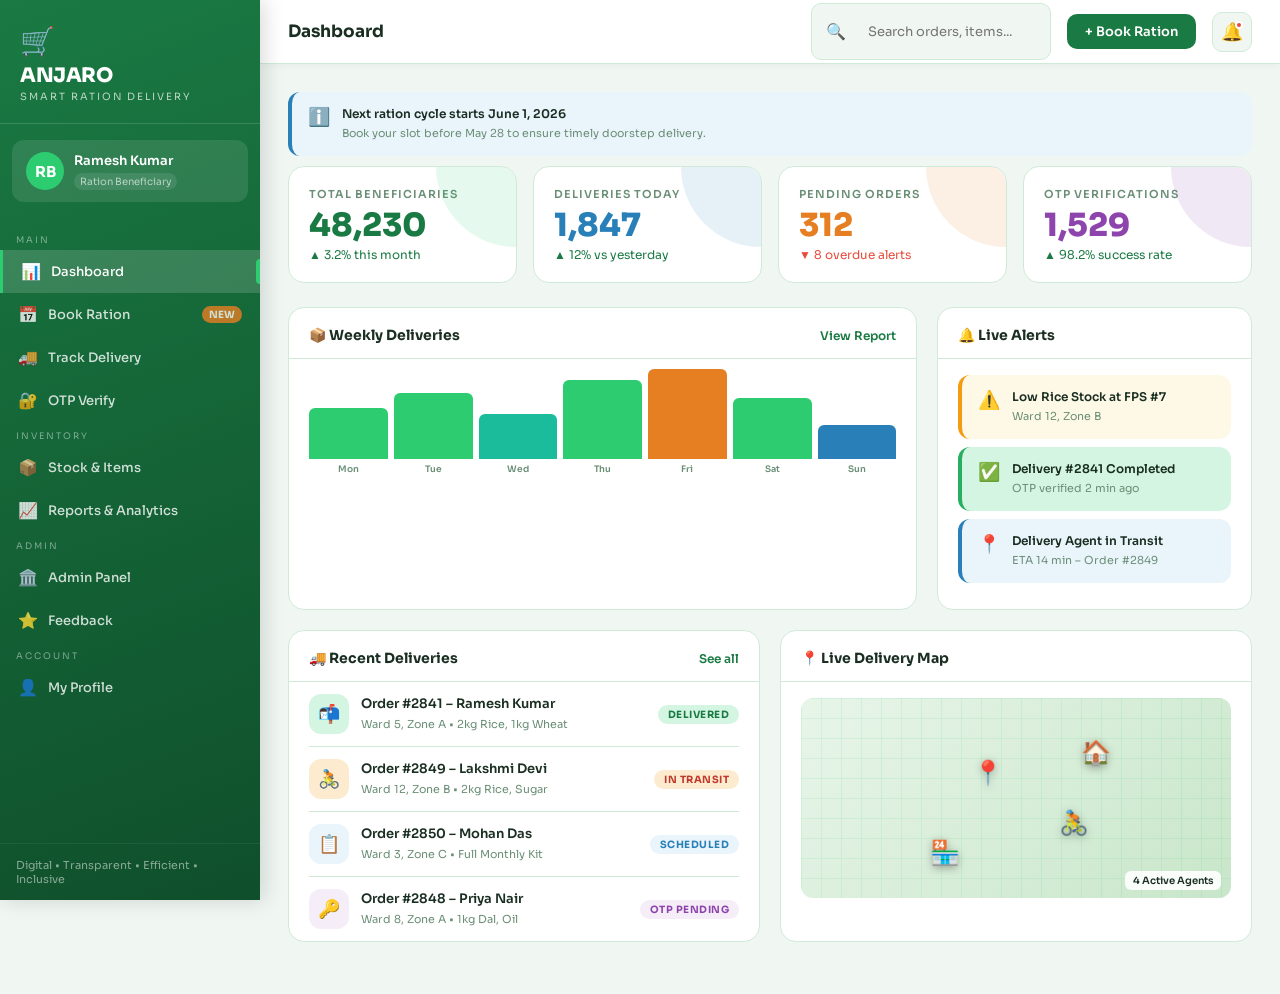
<file: original_anjaro.html>
<!DOCTYPE html>
<html lang="en">
<head>
<meta charset="UTF-8">
<meta name="viewport" content="width=device-width, initial-scale=1.0">
<title>ANJARO – Smart Ration Delivery System</title>
<link href="https://fonts.googleapis.com/css2?family=Sora:wght@300;400;500;600;700;800&family=JetBrains+Mono:wght@400;500&display=swap" rel="stylesheet">
<style>
  :root {
    --green: #2ecc71;
    --green-dark: #1a7a43;
    --green-light: #d4f5e2;
    --teal: #1abc9c;
    --orange: #e67e22;
    --orange-light: #fdebd0;
    --blue: #2980b9;
    --purple: #8e44ad;
    --red: #e74c3c;
    --bg: #f0f7f2;
    --surface: #ffffff;
    --surface2: #f8fdf9;
    --border: #d0ead8;
    --text: #1a2e22;
    --muted: #6b8f76;
    --sidebar-w: 260px;
  }

  * { margin: 0; padding: 0; box-sizing: border-box; }

  body {
    font-family: 'Sora', sans-serif;
    background: var(--bg);
    color: var(--text);
    display: flex;
    min-height: 100vh;
    overflow-x: hidden;
  }

  /* ── SIDEBAR ── */
  .sidebar {
    width: var(--sidebar-w);
    background: linear-gradient(160deg, #1a7a43 0%, #0f4f2b 100%);
    color: #fff;
    display: flex;
    flex-direction: column;
    position: fixed;
    top: 0; left: 0; bottom: 0;
    z-index: 100;
    box-shadow: 4px 0 20px rgba(0,0,0,0.15);
  }

  .logo {
    padding: 24px 20px 20px;
    border-bottom: 1px solid rgba(255,255,255,0.15);
  }
  .logo-icon { font-size: 28px; }
  .logo h1 { font-size: 20px; font-weight: 800; letter-spacing: -0.5px; margin-top: 4px; }
  .logo p { font-size: 10px; opacity: 0.7; letter-spacing: 2px; text-transform: uppercase; margin-top: 2px; }

  .user-card {
    margin: 16px 12px;
    background: rgba(255,255,255,0.1);
    border-radius: 12px;
    padding: 12px 14px;
    display: flex;
    align-items: center;
    gap: 10px;
    cursor: pointer;
    transition: background 0.2s;
  }
  .user-card:hover { background: rgba(255,255,255,0.18); }
  .avatar {
    width: 38px; height: 38px;
    background: var(--green);
    border-radius: 50%;
    display: grid; place-items: center;
    font-weight: 700; font-size: 15px;
  }
  .user-info p { font-size: 13px; font-weight: 600; }
  .user-info span { font-size: 10px; opacity: 0.65; background: rgba(255,255,255,0.15); padding: 2px 6px; border-radius: 20px; }

  nav { flex: 1; padding: 8px 0; overflow-y: auto; }
  .nav-section { padding: 8px 16px 4px; font-size: 9px; letter-spacing: 2px; opacity: 0.45; text-transform: uppercase; }
  .nav-item {
    display: flex; align-items: center; gap: 10px;
    padding: 11px 18px;
    font-size: 13px; font-weight: 500;
    cursor: pointer;
    border-radius: 0;
    transition: all 0.2s;
    position: relative;
    opacity: 0.8;
  }
  .nav-item:hover { background: rgba(255,255,255,0.1); opacity: 1; }
  .nav-item.active {
    background: rgba(255,255,255,0.15);
    opacity: 1;
    border-left: 3px solid var(--green);
  }
  .nav-item.active::after {
    content: '';
    position: absolute; right: 0; top: 50%; transform: translateY(-50%);
    width: 4px; height: 60%; background: var(--green);
    border-radius: 4px 0 0 4px;
  }
  .nav-icon { width: 20px; font-size: 16px; }
  .badge {
    margin-left: auto; background: var(--orange);
    color: #fff; font-size: 10px; font-weight: 700;
    padding: 2px 7px; border-radius: 20px;
  }

  .sidebar-footer {
    padding: 14px 16px;
    border-top: 1px solid rgba(255,255,255,0.12);
    font-size: 11px; opacity: 0.5;
  }

  /* ── MAIN ── */
  .main {
    margin-left: var(--sidebar-w);
    flex: 1;
    display: flex;
    flex-direction: column;
    min-height: 100vh;
  }

  .topbar {
    background: var(--surface);
    padding: 0 28px;
    height: 64px;
    display: flex; align-items: center; gap: 16px;
    border-bottom: 1px solid var(--border);
    position: sticky; top: 0; z-index: 50;
    box-shadow: 0 2px 8px rgba(0,0,0,0.04);
  }
  .topbar h2 { font-size: 17px; font-weight: 700; flex: 1; }
  .search-bar {
    display: flex; align-items: center; gap: 8px;
    background: var(--bg); border: 1px solid var(--border);
    border-radius: 10px; padding: 8px 14px; width: 240px;
  }
  .search-bar input { border: none; background: transparent; font-family: 'Sora', sans-serif; font-size: 13px; outline: none; width: 100%; }
  .btn {
    display: inline-flex; align-items: center; gap: 6px;
    padding: 9px 18px; border-radius: 10px;
    font-family: 'Sora', sans-serif; font-size: 13px; font-weight: 600;
    cursor: pointer; border: none; transition: all 0.2s;
  }
  .btn-primary { background: var(--green-dark); color: #fff; }
  .btn-primary:hover { background: #155c34; transform: translateY(-1px); box-shadow: 0 4px 12px rgba(26,122,67,0.3); }
  .btn-outline { background: transparent; color: var(--text); border: 1.5px solid var(--border); }
  .btn-outline:hover { border-color: var(--green-dark); color: var(--green-dark); }
  .notif-btn {
    width: 40px; height: 40px; border-radius: 10px;
    background: var(--bg); border: 1px solid var(--border);
    display: grid; place-items: center; cursor: pointer; font-size: 18px; position: relative;
  }
  .notif-dot {
    position: absolute; top: 8px; right: 8px;
    width: 8px; height: 8px; background: var(--red); border-radius: 50%; border: 2px solid #fff;
  }

  /* ── PAGE CONTENT ── */
  .page { display: none; padding: 28px; animation: fadeIn 0.3s ease; }
  .page.active { display: block; }
  @keyframes fadeIn { from { opacity:0; transform:translateY(8px);} to {opacity:1;transform:translateY(0);} }

  /* ── DASHBOARD ── */
  .stats-grid {
    display: grid;
    grid-template-columns: repeat(4, 1fr);
    gap: 16px; margin-bottom: 24px;
  }
  .stat-card {
    background: var(--surface);
    border-radius: 16px;
    padding: 20px;
    border: 1px solid var(--border);
    position: relative; overflow: hidden;
    transition: transform 0.2s, box-shadow 0.2s;
  }
  .stat-card:hover { transform: translateY(-3px); box-shadow: 0 8px 24px rgba(0,0,0,0.08); }
  .stat-card .accent {
    position: absolute; top: 0; right: 0;
    width: 80px; height: 80px;
    border-radius: 0 16px 0 80px;
    opacity: 0.12;
  }
  .stat-label { font-size: 11px; font-weight: 600; letter-spacing: 1px; text-transform: uppercase; color: var(--muted); margin-bottom: 8px; }
  .stat-value { font-size: 32px; font-weight: 800; line-height: 1; }
  .stat-change { font-size: 12px; margin-top: 6px; }
  .up { color: var(--green-dark); } .down { color: var(--red); }

  .grid-2 { display: grid; grid-template-columns: 1fr 1fr; gap: 20px; margin-bottom: 24px; }
  .grid-3 { display: grid; grid-template-columns: 2fr 1fr; gap: 20px; }

  .card {
    background: var(--surface);
    border-radius: 16px;
    border: 1px solid var(--border);
    overflow: hidden;
  }
  .card-header {
    padding: 18px 20px 14px;
    display: flex; align-items: center; gap: 10px;
    border-bottom: 1px solid var(--border);
  }
  .card-header h3 { font-size: 14px; font-weight: 700; flex: 1; }
  .card-header .see-all { font-size: 12px; color: var(--green-dark); cursor: pointer; font-weight: 600; }
  .card-body { padding: 16px 20px; }

  /* Chart bars */
  .chart-bars { display: flex; align-items: flex-end; gap: 6px; height: 100px; padding-top: 8px; }
  .bar-group { flex: 1; display: flex; flex-direction: column; align-items: center; gap: 4px; }
  .bar {
    width: 100%; border-radius: 6px 6px 0 0;
    transition: height 0.6s cubic-bezier(0.34,1.56,0.64,1);
    cursor: pointer; position: relative;
  }
  .bar:hover::after {
    content: attr(data-val);
    position: absolute; top: -22px; left: 50%; transform: translateX(-50%);
    background: var(--text); color: #fff; font-size: 10px; padding: 2px 6px; border-radius: 4px;
    white-space: nowrap;
  }
  .bar-label { font-size: 9px; color: var(--muted); font-weight: 600; }

  /* Delivery list */
  .delivery-item {
    display: flex; align-items: center; gap: 12px;
    padding: 12px 0; border-bottom: 1px solid var(--border);
  }
  .delivery-item:last-child { border-bottom: none; }
  .d-icon {
    width: 40px; height: 40px; border-radius: 12px;
    display: grid; place-items: center; font-size: 18px; flex-shrink: 0;
  }
  .d-info { flex: 1; }
  .d-info strong { font-size: 13px; font-weight: 600; display: block; }
  .d-info span { font-size: 11px; color: var(--muted); }
  .status-pill {
    font-size: 10px; font-weight: 700; padding: 3px 10px; border-radius: 20px;
    letter-spacing: 0.5px; text-transform: uppercase;
  }
  .s-delivered { background: #d4f5e2; color: #1a7a43; }
  .s-progress { background: #fdebd0; color: #c0392b; }
  .s-pending { background: #eaf4fb; color: #2980b9; }
  .s-otp { background: #f5eef8; color: #8e44ad; }

  /* Map placeholder */
  .map-box {
    height: 200px;
    background: linear-gradient(135deg, #e8f5e9, #c8e6c9);
    border-radius: 12px;
    display: grid; place-items: center;
    position: relative; overflow: hidden;
  }
  .map-grid {
    position: absolute; inset: 0;
    background-image: linear-gradient(rgba(46,204,113,0.1) 1px, transparent 1px),
                      linear-gradient(90deg, rgba(46,204,113,0.1) 1px, transparent 1px);
    background-size: 20px 20px;
  }
  .map-pin {
    position: absolute; font-size: 24px; cursor: pointer;
    animation: bounce 1.5s ease-in-out infinite;
    filter: drop-shadow(0 2px 4px rgba(0,0,0,0.3));
  }
  @keyframes bounce { 0%,100%{transform:translateY(0)} 50%{transform:translateY(-6px)} }

  /* Alerts */
  .alert {
    display: flex; align-items: flex-start; gap: 12px;
    padding: 14px 16px; border-radius: 12px; margin-bottom: 10px;
    border-left: 4px solid;
  }
  .alert-warn { background: #fef9e7; border-color: #f39c12; }
  .alert-info { background: #eaf4fb; border-color: #2980b9; }
  .alert-success { background: #d4f5e2; border-color: #27ae60; }
  .alert-icon { font-size: 18px; }
  .alert-text p { font-size: 12px; font-weight: 600; }
  .alert-text span { font-size: 11px; color: var(--muted); }

  /* ── BOOKING FORM ── */
  .form-grid { display: grid; grid-template-columns: 1fr 1fr; gap: 16px; }
  .form-group { margin-bottom: 16px; }
  .form-group.full { grid-column: 1/-1; }
  label { font-size: 12px; font-weight: 600; color: var(--muted); display: block; margin-bottom: 6px; text-transform: uppercase; letter-spacing: 0.8px; }
  input, select, textarea {
    width: 100%; padding: 11px 14px;
    background: var(--bg); border: 1.5px solid var(--border);
    border-radius: 10px; font-family: 'Sora', sans-serif; font-size: 13px;
    color: var(--text); outline: none; transition: border-color 0.2s;
  }
  input:focus, select:focus, textarea:focus { border-color: var(--green-dark); background: var(--surface); }

  .slot-grid { display: grid; grid-template-columns: repeat(4, 1fr); gap: 10px; margin-top: 8px; }
  .slot-card {
    border: 2px solid var(--border); border-radius: 12px;
    padding: 12px 8px; text-align: center; cursor: pointer;
    transition: all 0.2s;
  }
  .slot-card:hover { border-color: var(--green); }
  .slot-card.selected { border-color: var(--green-dark); background: var(--green-light); }
  .slot-card .slot-time { font-size: 12px; font-weight: 700; color: var(--text); }
  .slot-card .slot-avail { font-size: 10px; color: var(--muted); margin-top: 2px; }
  .slot-card .slot-avail.low { color: var(--orange); }

  /* ── INVENTORY TABLE ── */
  table { width: 100%; border-collapse: collapse; }
  thead th {
    padding: 12px 16px; text-align: left;
    font-size: 11px; font-weight: 700; text-transform: uppercase;
    letter-spacing: 1px; color: var(--muted);
    background: var(--surface2); border-bottom: 2px solid var(--border);
  }
  tbody td { padding: 13px 16px; font-size: 13px; border-bottom: 1px solid var(--border); }
  tbody tr:hover { background: var(--surface2); }
  tbody tr:last-child td { border-bottom: none; }

  .stock-bar { height: 6px; background: var(--border); border-radius: 20px; overflow: hidden; width: 120px; }
  .stock-fill { height: 100%; border-radius: 20px; transition: width 0.6s; }

  /* ── TRACKING ── */
  .track-timeline { padding: 8px 0; }
  .track-step {
    display: flex; gap: 16px; padding-bottom: 24px; position: relative;
  }
  .track-step:last-child { padding-bottom: 0; }
  .step-dot {
    width: 36px; height: 36px; border-radius: 50%;
    display: grid; place-items: center; font-size: 16px; flex-shrink: 0;
    position: relative; z-index: 1;
  }
  .track-step:not(:last-child) .step-dot::after {
    content: '';
    position: absolute; bottom: -24px; left: 50%; transform: translateX(-50%);
    width: 2px; height: 24px;
  }
  .step-done .step-dot { background: var(--green-light); }
  .step-done .step-dot::after { background: var(--green); }
  .step-active .step-dot { background: var(--orange-light); box-shadow: 0 0 0 4px rgba(230,126,34,0.2); }
  .step-active .step-dot::after { background: var(--border); }
  .step-pending .step-dot { background: var(--surface2); border: 2px dashed var(--border); }
  .step-pending .step-dot::after { background: var(--border); }
  .step-info h4 { font-size: 13px; font-weight: 700; margin-bottom: 2px; }
  .step-info p { font-size: 11px; color: var(--muted); }
  .step-info .step-time { font-size: 10px; color: var(--muted); font-family: 'JetBrains Mono', monospace; margin-top: 4px; }

  /* ── OTP ── */
  .otp-box {
    background: linear-gradient(135deg, #1a7a43, #0f4f2b);
    border-radius: 20px; padding: 32px; text-align: center; color: #fff;
    margin-bottom: 20px;
  }
  .otp-display {
    font-family: 'JetBrains Mono', monospace;
    font-size: 48px; font-weight: 700; letter-spacing: 12px;
    background: rgba(255,255,255,0.15);
    border-radius: 16px; padding: 20px 24px; margin: 20px 0;
    display: inline-block;
  }
  .otp-input-grid { display: flex; gap: 10px; justify-content: center; margin: 16px 0; }
  .otp-input-grid input {
    width: 52px; height: 60px; text-align: center;
    font-size: 24px; font-weight: 700; font-family: 'JetBrains Mono', monospace;
    border-radius: 12px;
  }

  /* ── ADMIN DASHBOARD ── */
  .mini-stats { display: grid; grid-template-columns: repeat(3,1fr); gap: 12px; margin-bottom: 16px; }
  .mini-stat { background: var(--surface2); border-radius: 12px; padding: 14px; border: 1px solid var(--border); }
  .mini-stat .label { font-size: 10px; color: var(--muted); font-weight: 600; text-transform: uppercase; letter-spacing: 1px; }
  .mini-stat .val { font-size: 22px; font-weight: 800; margin-top: 4px; }

  /* ── REPORTS ── */
  .donut-chart {
    width: 120px; height: 120px;
    border-radius: 50%;
    background: conic-gradient(
      var(--green) 0deg 200deg,
      var(--teal) 200deg 280deg,
      var(--orange) 280deg 330deg,
      var(--red) 330deg 360deg
    );
    position: relative; margin: 0 auto;
  }
  .donut-hole {
    position: absolute; inset: 20px;
    background: var(--surface); border-radius: 50%;
    display: grid; place-items: center;
    font-size: 11px; font-weight: 700; text-align: center; line-height: 1.3;
  }
  .legend { display: flex; flex-wrap: wrap; gap: 8px; margin-top: 14px; }
  .legend-item { display: flex; align-items: center; gap: 6px; font-size: 11px; }
  .legend-dot { width: 10px; height: 10px; border-radius: 3px; }

  /* ── FEEDBACK ── */
  .star-row { display: flex; gap: 4px; font-size: 24px; cursor: pointer; }
  .star { color: var(--border); transition: color 0.1s; }
  .star.lit { color: #f39c12; }

  /* ── ANIMATIONS ── */
  .pulse { animation: pulse 2s infinite; }
  @keyframes pulse { 0%,100%{opacity:1} 50%{opacity:0.6} }

  /* ── SCROLLBAR ── */
  ::-webkit-scrollbar { width: 6px; }
  ::-webkit-scrollbar-track { background: transparent; }
  ::-webkit-scrollbar-thumb { background: var(--border); border-radius: 20px; }

  /* ── RESPONSIVE ── */
  @media (max-width: 1200px) { .stats-grid { grid-template-columns: repeat(2,1fr); } }
  @media (max-width: 900px) { .grid-2, .grid-3 { grid-template-columns: 1fr; } }
</style>
</head>
<body>

<!-- SIDEBAR -->
<aside class="sidebar">
  <div class="logo">
    <div class="logo-icon">🛒</div>
    <h1>ANJARO</h1>
    <p>Smart Ration Delivery</p>
  </div>

  <div class="user-card" onclick="switchRole()">
    <div class="avatar" id="avatarText">RB</div>
    <div class="user-info">
      <p id="userName">Ramesh Kumar</p>
      <span id="userRole">Ration Beneficiary</span>
    </div>
  </div>

  <nav>
    <div class="nav-section">Main</div>
    <div class="nav-item active" onclick="showPage('dashboard', this)">
      <span class="nav-icon">📊</span> Dashboard
    </div>
    <div class="nav-item" onclick="showPage('booking', this)">
      <span class="nav-icon">📅</span> Book Ration
      <span class="badge">NEW</span>
    </div>
    <div class="nav-item" onclick="showPage('tracking', this)">
      <span class="nav-icon">🚚</span> Track Delivery
    </div>
    <div class="nav-item" onclick="showPage('otp', this)">
      <span class="nav-icon">🔐</span> OTP Verify
    </div>

    <div class="nav-section">Inventory</div>
    <div class="nav-item" onclick="showPage('inventory', this)">
      <span class="nav-icon">📦</span> Stock & Items
    </div>
    <div class="nav-item" onclick="showPage('reports', this)">
      <span class="nav-icon">📈</span> Reports & Analytics
    </div>

    <div class="nav-section">Admin</div>
    <div class="nav-item" onclick="showPage('admin', this)">
      <span class="nav-icon">🏛️</span> Admin Panel
    </div>
    <div class="nav-item" onclick="showPage('feedback', this)">
      <span class="nav-icon">⭐</span> Feedback
    </div>
    <div class="nav-section">Account</div>
    <div class="nav-item" onclick="showPage('profile', this)">
      <span class="nav-icon">👤</span> My Profile
    </div>
  </nav>

  <div class="sidebar-footer">
    Digital • Transparent • Efficient • Inclusive
  </div>
</aside>

<!-- MAIN -->
<main class="main">
  <!-- TOPBAR -->
  <header class="topbar">
    <h2 id="pageTitle">Dashboard</h2>
    <div class="search-bar">
      <span>🔍</span>
      <input type="text" placeholder="Search orders, items...">
    </div>
    <button class="btn btn-primary" onclick="showPage('booking', document.querySelector('[onclick*=booking]'))">+ Book Ration</button>
    <div class="notif-btn" onclick="showNotifs()">🔔<div class="notif-dot"></div></div>
  </header>

  <!-- ── DASHBOARD PAGE ── -->
  <section class="page active" id="page-dashboard">
    <!-- Alerts -->
    <div class="alert alert-info">
      <span class="alert-icon">ℹ️</span>
      <div class="alert-text">
        <p>Next ration cycle starts June 1, 2026</p>
        <span>Book your slot before May 28 to ensure timely doorstep delivery.</span>
      </div>
    </div>

    <!-- Stats -->
    <div class="stats-grid">
      <div class="stat-card">
        <div class="accent" style="background:var(--green)"></div>
        <div class="stat-label">Total Beneficiaries</div>
        <div class="stat-value" style="color:var(--green-dark)">48,230</div>
        <div class="stat-change up">▲ 3.2% this month</div>
      </div>
      <div class="stat-card">
        <div class="accent" style="background:var(--blue)"></div>
        <div class="stat-label">Deliveries Today</div>
        <div class="stat-value" style="color:var(--blue)">1,847</div>
        <div class="stat-change up">▲ 12% vs yesterday</div>
      </div>
      <div class="stat-card">
        <div class="accent" style="background:var(--orange)"></div>
        <div class="stat-label">Pending Orders</div>
        <div class="stat-value" style="color:var(--orange)">312</div>
        <div class="stat-change down">▼ 8 overdue alerts</div>
      </div>
      <div class="stat-card">
        <div class="accent" style="background:var(--purple)"></div>
        <div class="stat-label">OTP Verifications</div>
        <div class="stat-value" style="color:var(--purple)">1,529</div>
        <div class="stat-change up">▲ 98.2% success rate</div>
      </div>
    </div>

    <div class="grid-3">
      <!-- Delivery Chart -->
      <div class="card">
        <div class="card-header">
          <h3>📦 Weekly Deliveries</h3>
          <span class="see-all">View Report</span>
        </div>
        <div class="card-body">
          <div class="chart-bars" id="chart">
            <!-- JS rendered -->
          </div>
        </div>
      </div>

      <!-- Alerts -->
      <div class="card">
        <div class="card-header"><h3>🔔 Live Alerts</h3></div>
        <div class="card-body">
          <div class="alert alert-warn" style="margin-bottom:8px">
            <span class="alert-icon">⚠️</span>
            <div class="alert-text"><p>Low Rice Stock at FPS #7</p><span>Ward 12, Zone B</span></div>
          </div>
          <div class="alert alert-success" style="margin-bottom:8px">
            <span class="alert-icon">✅</span>
            <div class="alert-text"><p>Delivery #2841 Completed</p><span>OTP verified 2 min ago</span></div>
          </div>
          <div class="alert alert-info">
            <span class="alert-icon">📍</span>
            <div class="alert-text"><p>Delivery Agent in Transit</p><span>ETA 14 min – Order #2849</span></div>
          </div>
        </div>
      </div>
    </div>

    <div class="grid-2" style="margin-top:20px">
      <!-- Recent Deliveries -->
      <div class="card">
        <div class="card-header"><h3>🚚 Recent Deliveries</h3><span class="see-all" onclick="showPage('tracking', document.querySelectorAll('.nav-item')[2])">See all</span></div>
        <div class="card-body" style="padding:0 20px">
          <div class="delivery-item">
            <div class="d-icon" style="background:#d4f5e2">📬</div>
            <div class="d-info"><strong>Order #2841 – Ramesh Kumar</strong><span>Ward 5, Zone A • 2kg Rice, 1kg Wheat</span></div>
            <span class="status-pill s-delivered">Delivered</span>
          </div>
          <div class="delivery-item">
            <div class="d-icon" style="background:#fdebd0">🚴</div>
            <div class="d-info"><strong>Order #2849 – Lakshmi Devi</strong><span>Ward 12, Zone B • 2kg Rice, Sugar</span></div>
            <span class="status-pill s-progress">In Transit</span>
          </div>
          <div class="delivery-item">
            <div class="d-icon" style="background:#eaf4fb">📋</div>
            <div class="d-info"><strong>Order #2850 – Mohan Das</strong><span>Ward 3, Zone C • Full Monthly Kit</span></div>
            <span class="status-pill s-pending">Scheduled</span>
          </div>
          <div class="delivery-item">
            <div class="d-icon" style="background:#f5eef8">🔑</div>
            <div class="d-info"><strong>Order #2848 – Priya Nair</strong><span>Ward 8, Zone A • 1kg Dal, Oil</span></div>
            <span class="status-pill s-otp">OTP Pending</span>
          </div>
        </div>
      </div>

      <!-- Live Map -->
      <div class="card">
        <div class="card-header"><h3>📍 Live Delivery Map</h3></div>
        <div class="card-body">
          <div class="map-box">
            <div class="map-grid"></div>
            <div class="map-pin" style="top:30%;left:40%">📍</div>
            <div class="map-pin" style="top:55%;left:60%;animation-delay:0.3s">🚴</div>
            <div class="map-pin" style="top:20%;left:65%;animation-delay:0.6s">🏠</div>
            <div class="map-pin" style="top:70%;left:30%;animation-delay:0.9s">🏪</div>
            <div style="position:absolute;bottom:8px;right:10px;font-size:10px;background:rgba(255,255,255,0.9);padding:3px 8px;border-radius:6px;font-weight:600">4 Active Agents</div>
          </div>
        </div>
      </div>
    </div>
  </section>

  <!-- ── BOOKING PAGE ── -->
  <section class="page" id="page-booking">
    <div class="grid-2">
      <div class="card">
        <div class="card-header"><h3>📅 New Ration Booking</h3></div>
        <div class="card-body">
          <div class="form-grid">
            <div class="form-group">
              <label>Ration Card Number</label>
              <input type="text" placeholder="RC-2024-XXXXXX" value="RC-2024-048230">
            </div>
            <div class="form-group">
              <label>Beneficiary Name</label>
              <input type="text" placeholder="Full Name" value="Ramesh Kumar">
            </div>
            <div class="form-group">
              <label>Ward / Zone</label>
              <select><option>Ward 5 – Zone A</option><option>Ward 12 – Zone B</option><option>Ward 3 – Zone C</option></select>
            </div>
            <div class="form-group">
              <label>FPS Shop</label>
              <select><option>FPS #7 – Main Road</option><option>FPS #12 – Market St</option></select>
            </div>
            <div class="form-group full">
              <label>Delivery Address</label>
              <input type="text" placeholder="House No, Street, Landmark" value="12/4, Gandhi Nagar, Near Park">
            </div>
            <div class="form-group full">
              <label>Items Requested</label>
              <div style="display:grid;grid-template-columns:repeat(3,1fr);gap:8px;margin-top:4px" id="itemGrid">
                <!-- JS rendered -->
              </div>
            </div>
          </div>
        </div>
      </div>

      <div>
        <div class="card" style="margin-bottom:16px">
          <div class="card-header"><h3>🕐 Choose Delivery Slot</h3></div>
          <div class="card-body">
            <label>Delivery Date</label>
            <input type="date" style="margin-bottom:12px" min="2026-05-19">
            <label>Available Time Slots</label>
            <div class="slot-grid" id="slotGrid">
              <!-- JS rendered -->
            </div>
          </div>
        </div>
        <div class="card">
          <div class="card-header"><h3>📋 Order Summary</h3></div>
          <div class="card-body" id="orderSummary">
            <p style="font-size:13px;color:var(--muted)">Select items and slot to preview order.</p>
          </div>
        </div>
        <button class="btn btn-primary" style="width:100%;margin-top:12px;justify-content:center;padding:14px" onclick="confirmBooking()">
          ✅ Confirm Booking
        </button>
      </div>
    </div>
  </section>

  <!-- ── TRACKING PAGE ── -->
  <section class="page" id="page-tracking">
    <div class="grid-2">
      <div class="card">
        <div class="card-header"><h3>🔍 Track Order</h3></div>
        <div class="card-body">
          <div style="display:flex;gap:10px;margin-bottom:20px">
            <input type="text" placeholder="Enter Order ID (e.g. #2849)" value="#2849" style="flex:1">
            <button class="btn btn-primary">Track</button>
          </div>
          <div style="background:var(--surface2);border-radius:12px;padding:14px;margin-bottom:16px;border:1px solid var(--border)">
            <div style="display:flex;justify-content:space-between;align-items:center;margin-bottom:8px">
              <strong style="font-size:14px">Order #2849</strong>
              <span class="status-pill s-progress">In Transit</span>
            </div>
            <p style="font-size:12px;color:var(--muted)">Lakshmi Devi • Ward 12, Zone B</p>
            <p style="font-size:12px;color:var(--muted)">2kg Rice, 1kg Sugar, 500ml Oil</p>
          </div>

          <div class="track-timeline">
            <div class="track-step step-done">
              <div class="step-dot">✅</div>
              <div class="step-info">
                <h4>Order Confirmed & Assigned</h4>
                <p>Agent: Vikram Singh assigned</p>
                <div class="step-time">Today 08:30 AM</div>
              </div>
            </div>
            <div class="track-step step-done">
              <div class="step-dot">📦</div>
              <div class="step-info">
                <h4>Packed at FPS #12</h4>
                <p>Inventory checked & packed</p>
                <div class="step-time">Today 09:15 AM</div>
              </div>
            </div>
            <div class="track-step step-active">
              <div class="step-dot">🚴</div>
              <div class="step-info">
                <h4>Delivery In Progress</h4>
                <p>Agent is 2.3 km away · ETA 14 min</p>
                <div class="step-time">Today 10:42 AM <span class="pulse">●</span> LIVE</div>
              </div>
            </div>
            <div class="track-step step-pending">
              <div class="step-dot">🔐</div>
              <div class="step-info"><h4>OTP / QR Verification</h4><p>Pending agent arrival</p></div>
            </div>
            <div class="track-step step-pending">
              <div class="step-dot">🎉</div>
              <div class="step-info"><h4>Delivery Completed</h4><p>Awaiting completion</p></div>
            </div>
          </div>
        </div>
      </div>

      <div class="card">
        <div class="card-header"><h3>📍 Agent Location</h3></div>
        <div class="card-body">
          <div class="map-box" style="height:280px">
            <div class="map-grid"></div>
            <div class="map-pin" style="top:60%;left:35%;font-size:30px">🚴</div>
            <div class="map-pin" style="top:25%;left:65%;font-size:26px;animation:none">🏠</div>
            <div style="position:absolute;bottom:0;left:0;right:0;background:rgba(255,255,255,0.95);padding:10px 14px">
              <strong style="font-size:13px">Vikram Singh</strong>
              <span style="float:right;font-size:12px;color:var(--green-dark);font-weight:600">📞 Call Agent</span>
              <p style="font-size:11px;color:var(--muted)">ETA: 14 min · 2.3 km away</p>
            </div>
          </div>
          <div style="margin-top:16px">
            <div class="mini-stats">
              <div class="mini-stat"><div class="label">Orders Today</div><div class="val" style="color:var(--blue)">12</div></div>
              <div class="mini-stat"><div class="label">Completed</div><div class="val" style="color:var(--green-dark)">9</div></div>
              <div class="mini-stat"><div class="label">Rating</div><div class="val" style="color:var(--orange)">4.8★</div></div>
            </div>
          </div>
        </div>
      </div>
    </div>
  </section>

  <!-- ── OTP PAGE ── -->
  <section class="page" id="page-otp">
    <div style="max-width:520px;margin:0 auto">
      <div class="otp-box">
        <div style="font-size:40px">🔐</div>
        <h2 style="font-size:20px;font-weight:800;margin:8px 0 4px">OTP Verification</h2>
        <p style="opacity:0.75;font-size:13px">Verify delivery with your one-time password</p>
        <div class="otp-display" id="otpDisplay">7 4 2 1</div>
        <p style="font-size:12px;opacity:0.7">Share this OTP with delivery agent</p>
      </div>

      <div class="card">
        <div class="card-header"><h3>Enter OTP Received via SMS</h3></div>
        <div class="card-body" style="text-align:center">
          <p style="font-size:13px;color:var(--muted);margin-bottom:16px">Agent will enter the OTP to confirm delivery</p>
          <div class="otp-input-grid">
            <input type="text" maxlength="1" oninput="otpNext(this,0)" id="o0">
            <input type="text" maxlength="1" oninput="otpNext(this,1)" id="o1">
            <input type="text" maxlength="1" oninput="otpNext(this,2)" id="o2">
            <input type="text" maxlength="1" oninput="otpNext(this,3)" id="o3">
          </div>
          <button class="btn btn-primary" style="width:100%;justify-content:center;margin-top:8px" onclick="verifyOTP()">
            🔓 Verify & Complete Delivery
          </button>
          <p style="font-size:12px;color:var(--muted);margin-top:12px">Didn't receive OTP? <span style="color:var(--green-dark);cursor:pointer;font-weight:600">Resend SMS</span></p>
        </div>
      </div>

      <div class="card" style="margin-top:16px">
        <div class="card-header"><h3>📱 QR Code Alternative</h3></div>
        <div class="card-body" style="text-align:center">
          <div style="width:120px;height:120px;margin:0 auto;background:linear-gradient(135deg,#1a7a43,#2ecc71);border-radius:16px;display:grid;place-items:center;font-size:60px">
            📱
          </div>
          <p style="font-size:12px;color:var(--muted);margin-top:12px">Agent scans QR code from app for contactless verification</p>
        </div>
      </div>
    </div>
  </section>

  <!-- ── INVENTORY PAGE ── -->
  <section class="page" id="page-inventory">
    <div style="display:flex;gap:12px;margin-bottom:20px;flex-wrap:wrap">
      <button class="btn btn-primary">+ Add Stock</button>
      <button class="btn btn-outline">📥 Import CSV</button>
      <button class="btn btn-outline">📤 Export Report</button>
      <div class="search-bar" style="margin-left:auto">
        <span>🔍</span><input placeholder="Search items...">
      </div>
    </div>
    <div class="card">
      <table>
        <thead>
          <tr>
            <th>Item</th><th>Category</th><th>Stock (kg)</th><th>Stock Level</th><th>Price/Unit</th><th>FPS</th><th>Status</th>
          </tr>
        </thead>
        <tbody id="inventoryTable">
          <!-- JS rendered -->
        </tbody>
      </table>
    </div>
  </section>

  <!-- ── REPORTS PAGE ── -->
  <section class="page" id="page-reports">
    <div class="stats-grid">
      <div class="stat-card"><div class="accent" style="background:var(--green)"></div><div class="stat-label">Total Orders (May)</div><div class="stat-value" style="color:var(--green-dark)">9,841</div><div class="stat-change up">▲ 6.4%</div></div>
      <div class="stat-card"><div class="accent" style="background:var(--teal)"></div><div class="stat-label">Delivery Rate</div><div class="stat-value" style="color:var(--teal)">97.3%</div><div class="stat-change up">▲ Best ever</div></div>
      <div class="stat-card"><div class="accent" style="background:var(--blue)"></div><div class="stat-label">Avg Delivery Time</div><div class="stat-value" style="color:var(--blue)">38m</div><div class="stat-change down">▼ 12min faster</div></div>
      <div class="stat-card"><div class="accent" style="background:var(--orange)"></div><div class="stat-label">User Satisfaction</div><div class="stat-value" style="color:var(--orange)">4.7★</div><div class="stat-change up">▲ 0.2 this month</div></div>
    </div>

    <div class="grid-2">
      <div class="card">
        <div class="card-header"><h3>📊 Delivery Status Breakdown</h3></div>
        <div class="card-body" style="display:flex;align-items:center;gap:24px">
          <div>
            <div class="donut-chart"><div class="donut-hole">97.3%<br>Success</div></div>
          </div>
          <div>
            <div class="legend">
              <div class="legend-item"><div class="legend-dot" style="background:var(--green)"></div>Delivered (8,950)</div>
              <div class="legend-item"><div class="legend-dot" style="background:var(--teal)"></div>In Transit (520)</div>
              <div class="legend-item"><div class="legend-dot" style="background:var(--orange)"></div>Pending (241)</div>
              <div class="legend-item"><div class="legend-dot" style="background:var(--red)"></div>Failed (130)</div>
            </div>
          </div>
        </div>
      </div>

      <div class="card">
        <div class="card-header"><h3>🌾 Items Distributed (May)</h3></div>
        <div class="card-body">
          <table>
            <thead><tr><th>Item</th><th>Qty (kg)</th><th>% of Total</th></tr></thead>
            <tbody>
              <tr><td>🌾 Rice</td><td>48,200</td><td><div class="stock-bar"><div class="stock-fill" style="width:82%;background:var(--green)"></div></div></td></tr>
              <tr><td>🌾 Wheat</td><td>32,100</td><td><div class="stock-bar"><div class="stock-fill" style="width:56%;background:var(--teal)"></div></div></td></tr>
              <tr><td>🫘 Dal</td><td>18,400</td><td><div class="stock-bar"><div class="stock-fill" style="width:31%;background:var(--orange)"></div></div></td></tr>
              <tr><td>🧂 Sugar</td><td>9,200</td><td><div class="stock-bar"><div class="stock-fill" style="width:16%;background:var(--blue)"></div></div></td></tr>
              <tr><td>🫙 Oil</td><td>4,800</td><td><div class="stock-bar"><div class="stock-fill" style="width:8%;background:var(--purple)"></div></div></td></tr>
            </tbody>
          </table>
        </div>
      </div>
    </div>
  </section>

  <!-- ── ADMIN PAGE ── -->
  <section class="page" id="page-admin">
    <div class="alert alert-warn" style="margin-bottom:16px">
      <span class="alert-icon">🔒</span>
      <div class="alert-text"><p>Admin Access – Government Dashboard</p><span>All actions are logged and auditable.</span></div>
    </div>

    <div class="stats-grid">
      <div class="stat-card"><div class="accent" style="background:var(--green)"></div><div class="stat-label">Registered FPS Shops</div><div class="stat-value" style="color:var(--green-dark)">142</div><div class="stat-change up">▲ 3 new this week</div></div>
      <div class="stat-card"><div class="accent" style="background:var(--blue)"></div><div class="stat-label">Active Agents</div><div class="stat-value" style="color:var(--blue)">89</div><div class="stat-change up">▲ 12 on shift</div></div>
      <div class="stat-card"><div class="accent" style="background:var(--orange)"></div><div class="stat-label">Complaints (Open)</div><div class="stat-value" style="color:var(--orange)">23</div><div class="stat-change down">▼ 5 unresolved 2d+</div></div>
      <div class="stat-card"><div class="accent" style="background:var(--purple)"></div><div class="stat-label">Stock Alerts</div><div class="stat-value" style="color:var(--purple)">7</div><div class="stat-change down">▼ Critical: 2</div></div>
    </div>

    <div class="grid-2">
      <div class="card">
        <div class="card-header"><h3>🏪 FPS Shop Management</h3><button class="btn btn-primary" style="font-size:11px;padding:6px 12px">+ Add FPS</button></div>
        <div class="card-body" style="padding:0">
          <table>
            <thead><tr><th>Shop</th><th>Zone</th><th>Stock</th><th>Status</th></tr></thead>
            <tbody>
              <tr><td>FPS #7 – Main Rd</td><td>Zone A</td><td><div class="stock-bar"><div class="stock-fill" style="width:20%;background:var(--red)"></div></div></td><td><span class="status-pill s-otp">Low Stock</span></td></tr>
              <tr><td>FPS #12 – Market</td><td>Zone B</td><td><div class="stock-bar"><div class="stock-fill" style="width:75%;background:var(--green)"></div></div></td><td><span class="status-pill s-delivered">Operational</span></td></tr>
              <tr><td>FPS #3 – East</td><td>Zone C</td><td><div class="stock-bar"><div class="stock-fill" style="width:50%;background:var(--teal)"></div></div></td><td><span class="status-pill s-pending">Operational</span></td></tr>
            </tbody>
          </table>
        </div>
      </div>

      <div class="card">
        <div class="card-header"><h3>📜 Policy & Inventory Controls</h3></div>
        <div class="card-body">
          <div class="form-group">
            <label>Monthly Rice Quota (kg/family)</label>
            <input type="number" value="5">
          </div>
          <div class="form-group">
            <label>Wheat Quota (kg/family)</label>
            <input type="number" value="3">
          </div>
          <div class="form-group">
            <label>Dal Quota (kg/family)</label>
            <input type="number" value="1">
          </div>
          <button class="btn btn-primary" style="width:100%;justify-content:center">💾 Update Policy</button>
        </div>
      </div>
    </div>
  </section>

  <!-- ── FEEDBACK PAGE ── -->
  <section class="page" id="page-feedback">
    <div style="max-width:560px;margin:0 auto">
      <div class="card">
        <div class="card-header"><h3>⭐ Rate Your Delivery</h3></div>
        <div class="card-body">
          <p style="font-size:13px;color:var(--muted);margin-bottom:16px">Order #2841 – Delivered by Vikram Singh</p>
          <label>Overall Experience</label>
          <div class="star-row" id="stars" style="margin:8px 0 16px" onmouseleave="resetStars()">
            <span class="star" onmouseover="hoverStar(1)" onclick="rateStar(1)">★</span>
            <span class="star" onmouseover="hoverStar(2)" onclick="rateStar(2)">★</span>
            <span class="star" onmouseover="hoverStar(3)" onclick="rateStar(3)">★</span>
            <span class="star" onmouseover="hoverStar(4)" onclick="rateStar(4)">★</span>
            <span class="star" onmouseover="hoverStar(5)" onclick="rateStar(5)">★</span>
          </div>
          <div class="form-group">
            <label>Delivery Speed</label>
            <select><option>⚡ Very Fast</option><option>✅ On Time</option><option>⏰ Slightly Late</option><option>❌ Very Late</option></select>
          </div>
          <div class="form-group">
            <label>Item Quality</label>
            <select><option>🌟 Excellent</option><option>👍 Good</option><option>😐 Average</option><option>👎 Poor</option></select>
          </div>
          <div class="form-group">
            <label>Comments</label>
            <textarea rows="3" placeholder="Share your experience..."></textarea>
          </div>
          <button class="btn btn-primary" style="width:100%;justify-content:center" onclick="submitFeedback()">📤 Submit Feedback</button>
        </div>
      </div>

      <div class="card" style="margin-top:16px">
        <div class="card-header"><h3>📊 Community Ratings</h3></div>
        <div class="card-body">
          <div class="mini-stats">
            <div class="mini-stat"><div class="label">Avg Rating</div><div class="val" style="color:var(--orange)">4.7★</div></div>
            <div class="mini-stat"><div class="label">Reviews</div><div class="val" style="color:var(--blue)">2,841</div></div>
            <div class="mini-stat"><div class="label">5 Stars</div><div class="val" style="color:var(--green-dark)">73%</div></div>
          </div>
        </div>
      </div>
    </div>
  </section>

  <!-- ── PROFILE PAGE ── -->
  <section class="page" id="page-profile">
    <div style="max-width:600px;margin:0 auto">
      <div class="card" style="margin-bottom:16px">
        <div class="card-body" style="display:flex;align-items:center;gap:20px;padding:24px">
          <div style="width:72px;height:72px;background:var(--green-dark);border-radius:50%;display:grid;place-items:center;font-size:28px;color:#fff;font-weight:800">RK</div>
          <div>
            <h2 style="font-size:20px;font-weight:800">Ramesh Kumar</h2>
            <p style="color:var(--muted);font-size:13px">Ration Card: RC-2024-048230</p>
            <p style="color:var(--muted);font-size:13px">Ward 5 – Zone A</p>
            <span class="status-pill s-delivered" style="margin-top:6px;display:inline-block">✅ Verified Beneficiary</span>
          </div>
          <button class="btn btn-outline" style="margin-left:auto">✏️ Edit</button>
        </div>
      </div>
      <div class="card">
        <div class="card-header"><h3>👤 Profile Details</h3></div>
        <div class="card-body">
          <div class="form-grid">
            <div class="form-group"><label>Full Name</label><input value="Ramesh Kumar"></div>
            <div class="form-group"><label>Phone</label><input value="+91 98765 43210"></div>
            <div class="form-group"><label>Aadhaar No.</label><input value="XXXX-XXXX-4321" type="password"></div>
            <div class="form-group"><label>Family Members</label><input type="number" value="4"></div>
            <div class="form-group full"><label>Address</label><input value="12/4, Gandhi Nagar, Ward 5, Near Central Park"></div>
          </div>
          <button class="btn btn-primary">💾 Save Changes</button>
        </div>
      </div>
    </div>
  </section>

</main>

<script>
// ── Navigation ──
const pages = { dashboard:'Dashboard', booking:'Book Ration', tracking:'Track Delivery', otp:'OTP Verification', inventory:'Stock & Inventory', reports:'Reports & Analytics', admin:'Admin Panel', feedback:'Feedback & Ratings', profile:'My Profile' };

function showPage(id, el) {
  document.querySelectorAll('.page').forEach(p => p.classList.remove('active'));
  document.querySelectorAll('.nav-item').forEach(n => n.classList.remove('active'));
  document.getElementById('page-' + id).classList.add('active');
  document.getElementById('pageTitle').textContent = pages[id];
  if (el) el.classList.add('active');
}

// ── Role switcher ──
const roles = [
  { init:'RB', name:'Ramesh Kumar', role:'Ration Beneficiary' },
  { init:'FP', name:'FPS #12 Operator', role:'Fair Price Shop Operator' },
  { init:'DA', name:'Vikram Singh', role:'Delivery Agent' },
  { init:'AD', name:'District Admin', role:'Government Authority' }
];
let roleIdx = 0;
function switchRole() {
  roleIdx = (roleIdx + 1) % roles.length;
  const r = roles[roleIdx];
  document.getElementById('avatarText').textContent = r.init;
  document.getElementById('userName').textContent = r.name;
  document.getElementById('userRole').textContent = r.role;
}

// ── Chart ──
const chartData = [
  { day:'Mon', val:320, color:'var(--green)' },
  { day:'Tue', val:410, color:'var(--green)' },
  { day:'Wed', val:280, color:'var(--teal)' },
  { day:'Thu', val:490, color:'var(--green)' },
  { day:'Fri', val:560, color:'var(--orange)' },
  { day:'Sat', val:380, color:'var(--green)' },
  { day:'Sun', val:210, color:'var(--blue)' }
];
const maxVal = Math.max(...chartData.map(d=>d.val));
const chartEl = document.getElementById('chart');
chartData.forEach(d => {
  const h = Math.round((d.val / maxVal) * 90);
  chartEl.innerHTML += `<div class="bar-group">
    <div class="bar" style="height:${h}px;background:${d.color}" data-val="${d.val}"></div>
    <div class="bar-label">${d.day}</div>
  </div>`;
});

// ── Inventory ──
const items = [
  { name:'🌾 Rice', cat:'Grain', stock:4820, total:6000, price:'₹3/kg', fps:'FPS #12', status:'s-delivered', sl:'Normal' },
  { name:'🌾 Wheat', cat:'Grain', stock:2100, total:4000, price:'₹2/kg', fps:'FPS #7', status:'s-otp', sl:'Low' },
  { name:'🫘 Dal (Chana)', cat:'Pulse', stock:980, total:2000, price:'₹5/kg', fps:'FPS #3', status:'s-delivered', sl:'Normal' },
  { name:'🧂 Sugar', cat:'Essential', stock:1500, total:1800, price:'₹4/kg', fps:'FPS #12', status:'s-delivered', sl:'Normal' },
  { name:'🫙 Edible Oil', cat:'Essential', stock:320, total:1200, price:'₹12/L', fps:'FPS #7', status:'s-progress', sl:'Critical' },
  { name:'🧂 Salt (Iodized)', cat:'Essential', stock:800, total:900, price:'₹1/kg', fps:'FPS #3', status:'s-delivered', sl:'Normal' }
];
const tBody = document.getElementById('inventoryTable');
items.forEach(it => {
  const pct = Math.round((it.stock / it.total) * 100);
  const col = pct > 50 ? 'var(--green)' : pct > 25 ? 'var(--orange)' : 'var(--red)';
  tBody.innerHTML += `<tr>
    <td><strong>${it.name}</strong></td>
    <td>${it.cat}</td>
    <td><span style="font-family:'JetBrains Mono',monospace;font-weight:600">${it.stock.toLocaleString()}</span></td>
    <td><div class="stock-bar"><div class="stock-fill" style="width:${pct}%;background:${col}"></div></div><span style="font-size:10px;color:var(--muted)">${pct}%</span></td>
    <td>${it.price}</td>
    <td>${it.fps}</td>
    <td><span class="status-pill ${it.status}">${it.sl}</span></td>
  </tr>`;
});

// ── Booking items ──
const rationItems = [
  { name:'🌾 Rice', unit:'5 kg', included:true },
  { name:'🌾 Wheat', unit:'3 kg', included:true },
  { name:'🫘 Dal', unit:'1 kg', included:true },
  { name:'🧂 Sugar', unit:'1 kg', included:false },
  { name:'🫙 Oil', unit:'500 ml', included:false },
  { name:'🧂 Salt', unit:'1 kg', included:true }
];
const itemGrid = document.getElementById('itemGrid');
rationItems.forEach((it, i) => {
  const div = document.createElement('div');
  div.style.cssText = `border:2px solid var(--border);border-radius:10px;padding:10px;cursor:pointer;text-align:center;transition:all 0.2s`;
  if (it.included) div.style.borderColor = 'var(--green-dark)', div.style.background = 'var(--green-light)';
  div.innerHTML = `<div style="font-size:20px">${it.name.split(' ')[0]}</div><div style="font-size:11px;font-weight:600;margin-top:4px">${it.name.slice(2)}</div><div style="font-size:10px;color:var(--muted)">${it.unit}</div>`;
  div.onclick = () => {
    it.included = !it.included;
    div.style.borderColor = it.included ? 'var(--green-dark)' : 'var(--border)';
    div.style.background = it.included ? 'var(--green-light)' : 'transparent';
    updateSummary();
  };
  itemGrid.appendChild(div);
});

// ── Slots ──
const slots = [
  { time:'8–10 AM', avail:4, low:false },
  { time:'10–12 PM', avail:1, low:true },
  { time:'2–4 PM', avail:6, low:false },
  { time:'4–6 PM', avail:3, low:true }
];
let selectedSlot = null;
const slotGrid = document.getElementById('slotGrid');
slots.forEach((s, i) => {
  const div = document.createElement('div');
  div.className = 'slot-card';
  div.innerHTML = `<div class="slot-time">${s.time}</div><div class="slot-avail ${s.low?'low':''}">${s.avail} slots left</div>`;
  div.onclick = () => {
    document.querySelectorAll('.slot-card').forEach(c=>c.classList.remove('selected'));
    div.classList.add('selected');
    selectedSlot = s;
    updateSummary();
  };
  slotGrid.appendChild(div);
});

function updateSummary() {
  const selected = rationItems.filter(it => it.included);
  const summary = document.getElementById('orderSummary');
  summary.innerHTML = `
    <div style="margin-bottom:12px">${selected.map(it=>`<span style="display:inline-block;background:var(--green-light);border-radius:6px;padding:4px 8px;margin:3px;font-size:12px;font-weight:600">${it.name} ${it.unit}</span>`).join('')}</div>
    ${selectedSlot ? `<p style="font-size:13px"><strong>Slot:</strong> ${selectedSlot.time}</p>` : ''}
    <p style="font-size:12px;color:var(--muted);margin-top:8px">Total items: ${selected.length} · Doorstep delivery</p>
  `;
}
updateSummary();

function confirmBooking() {
  alert('✅ Booking Confirmed!\nOrder #2851 assigned.\nYou will receive SMS confirmation with OTP.');
}

// ── OTP ──
function otpNext(el, idx) {
  el.value = el.value.replace(/\D/,'');
  if (el.value && idx < 3) document.getElementById('o'+(idx+1)).focus();
}
function verifyOTP() {
  const otp = [0,1,2,3].map(i=>document.getElementById('o'+i).value).join('');
  if (otp === '7421') {
    alert('✅ OTP Verified! Delivery marked as Completed.');
  } else {
    alert('❌ Invalid OTP. Please try again.');
  }
}

// ── Stars ──
let currentRating = 0;
function hoverStar(n) { document.querySelectorAll('.star').forEach((s,i)=>s.classList.toggle('lit',i<n)); }
function resetStars() { document.querySelectorAll('.star').forEach((s,i)=>s.classList.toggle('lit',i<currentRating)); }
function rateStar(n) { currentRating = n; resetStars(); }
function submitFeedback() { alert('🙏 Thank you for your feedback!\nYour response helps improve the system.'); }

function showNotifs() {
  alert('🔔 Notifications:\n\n• Order #2849 is 14 min away\n• Low stock alert: FPS #7\n• Ration cycle starts June 1');
}
</script>
</body>
</html>
</file>
